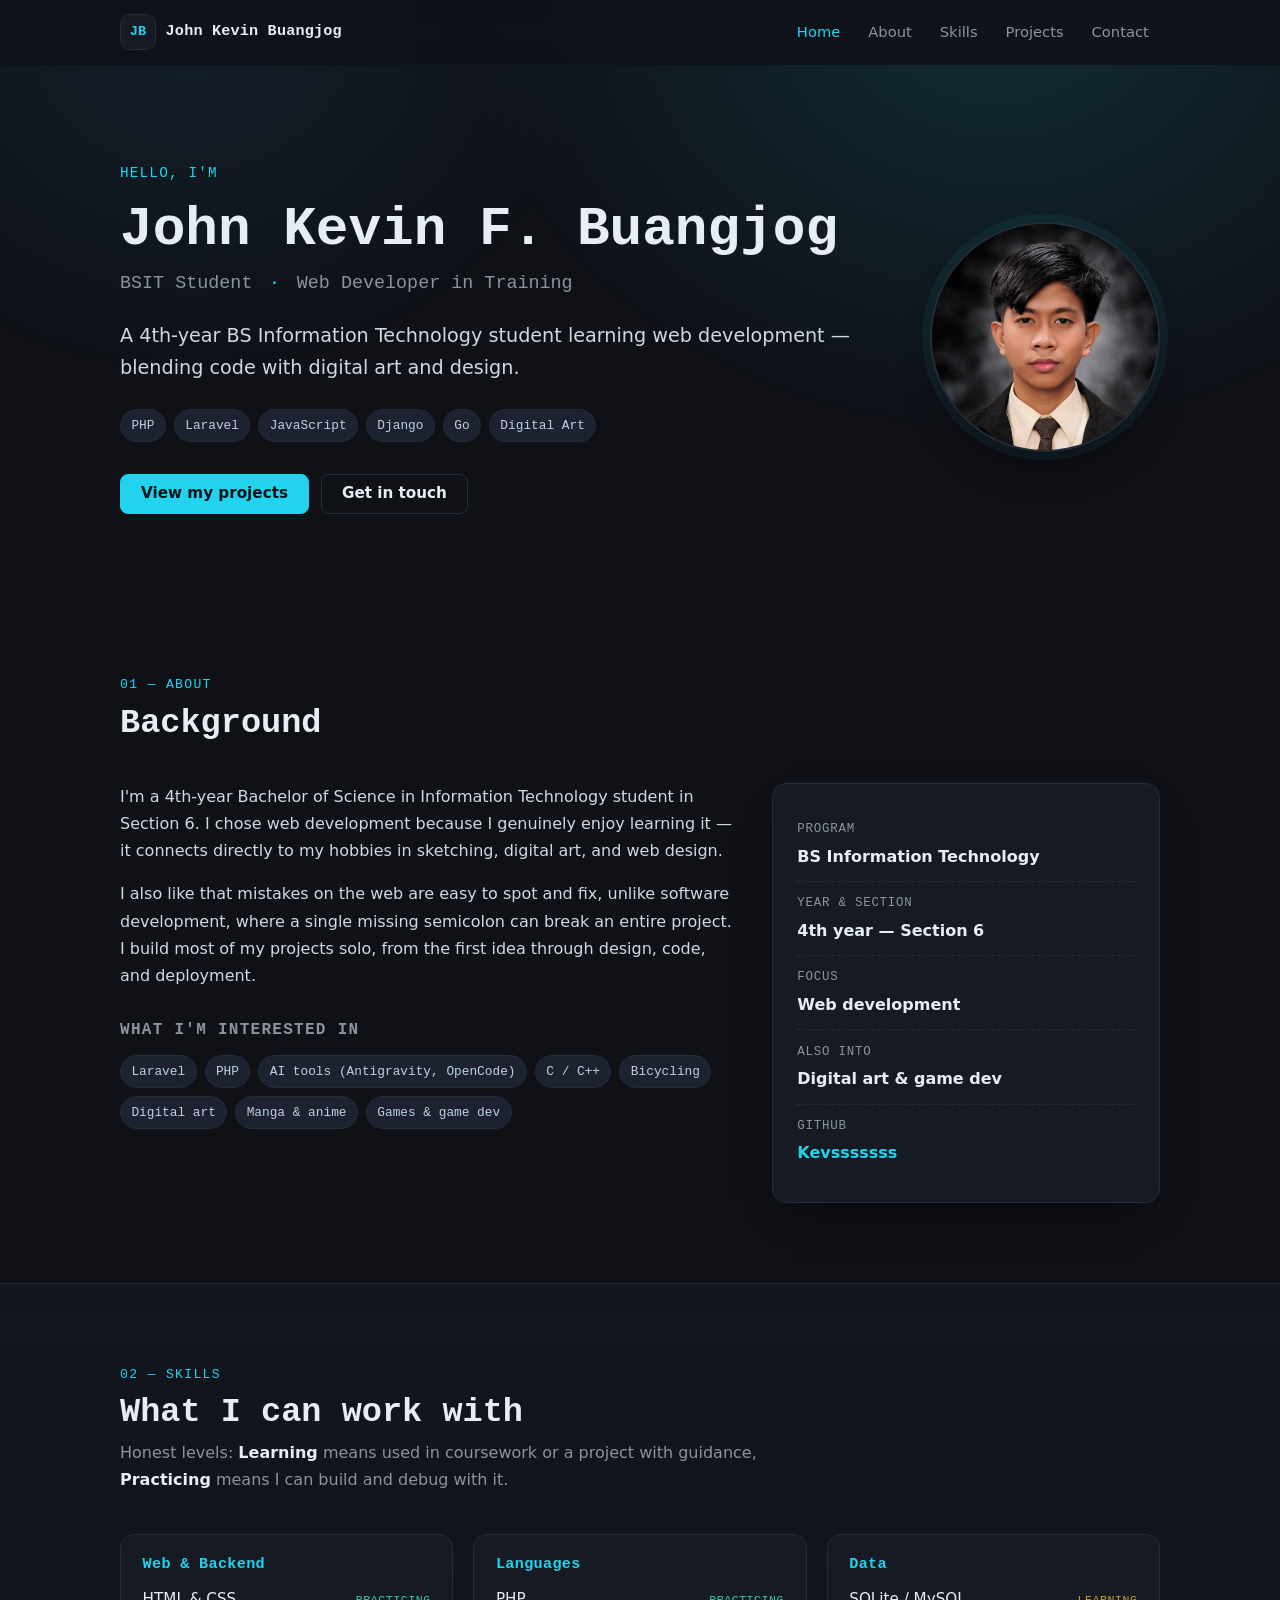
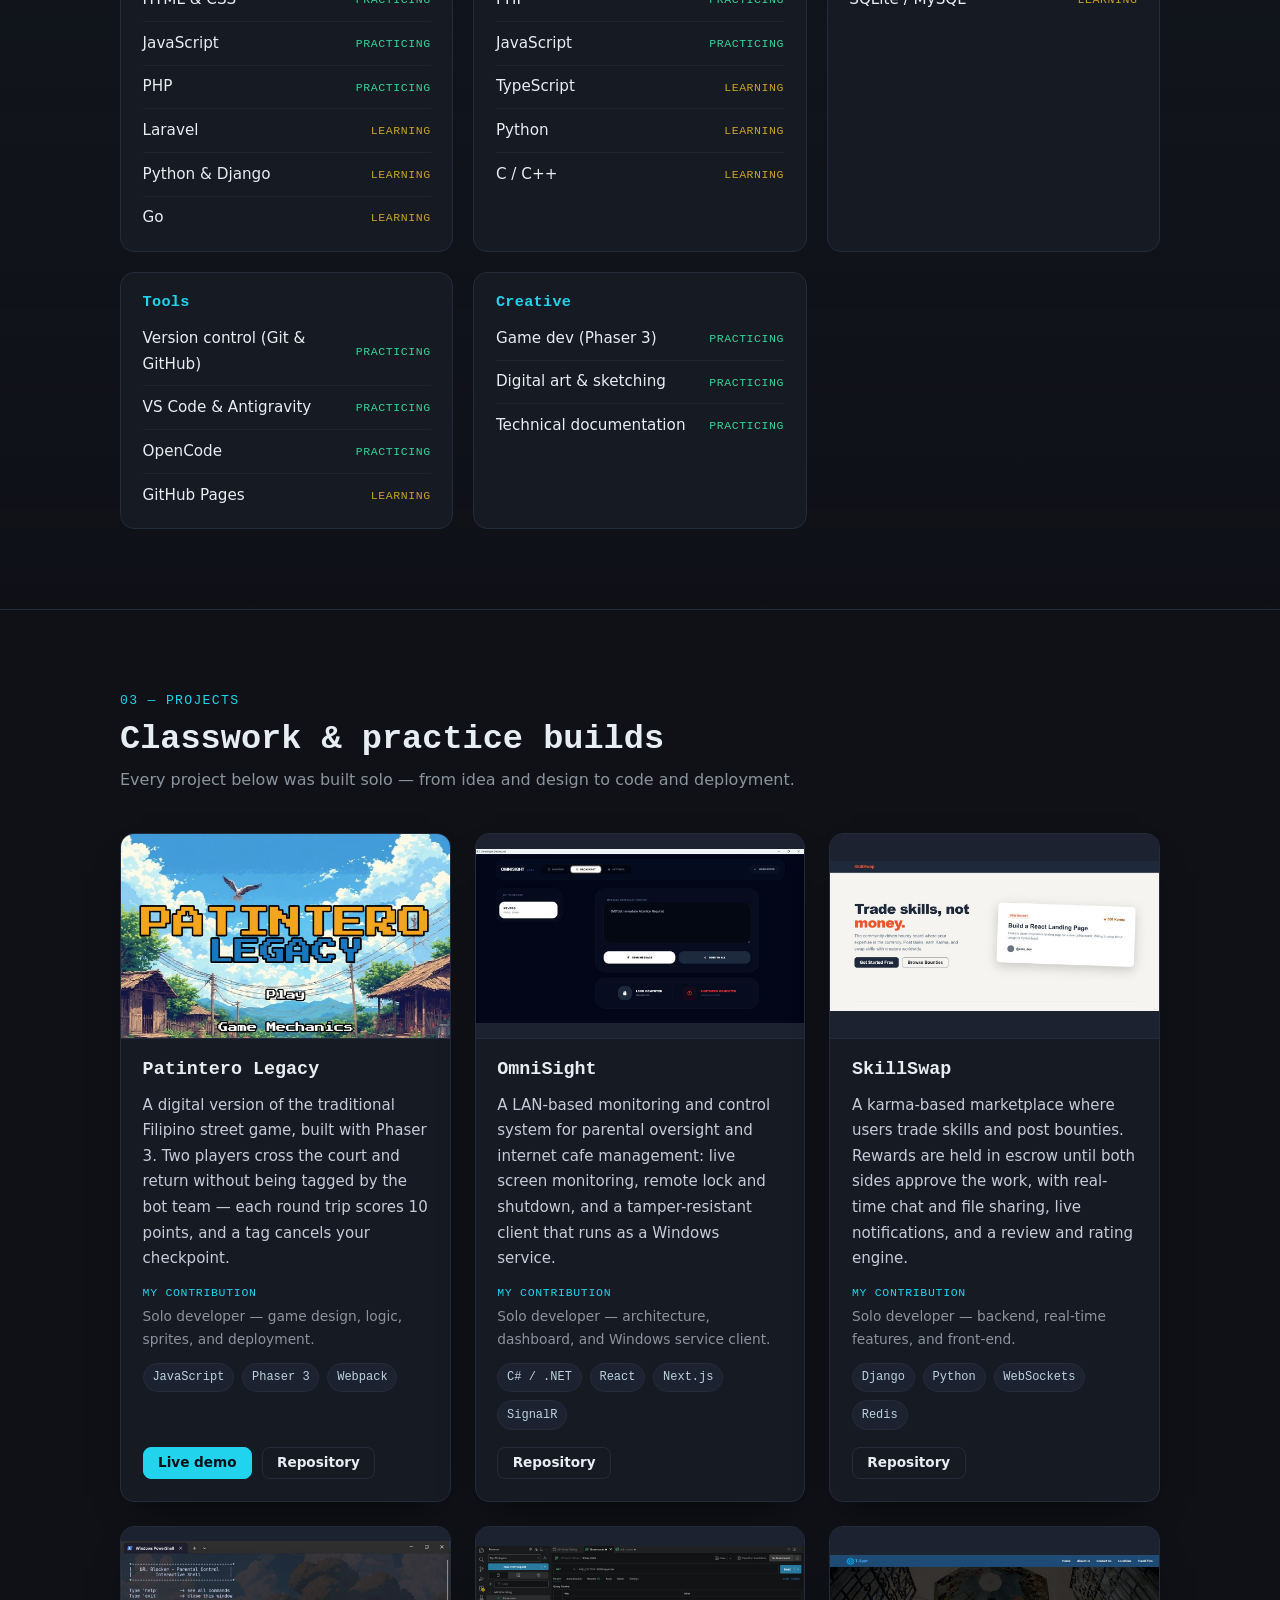
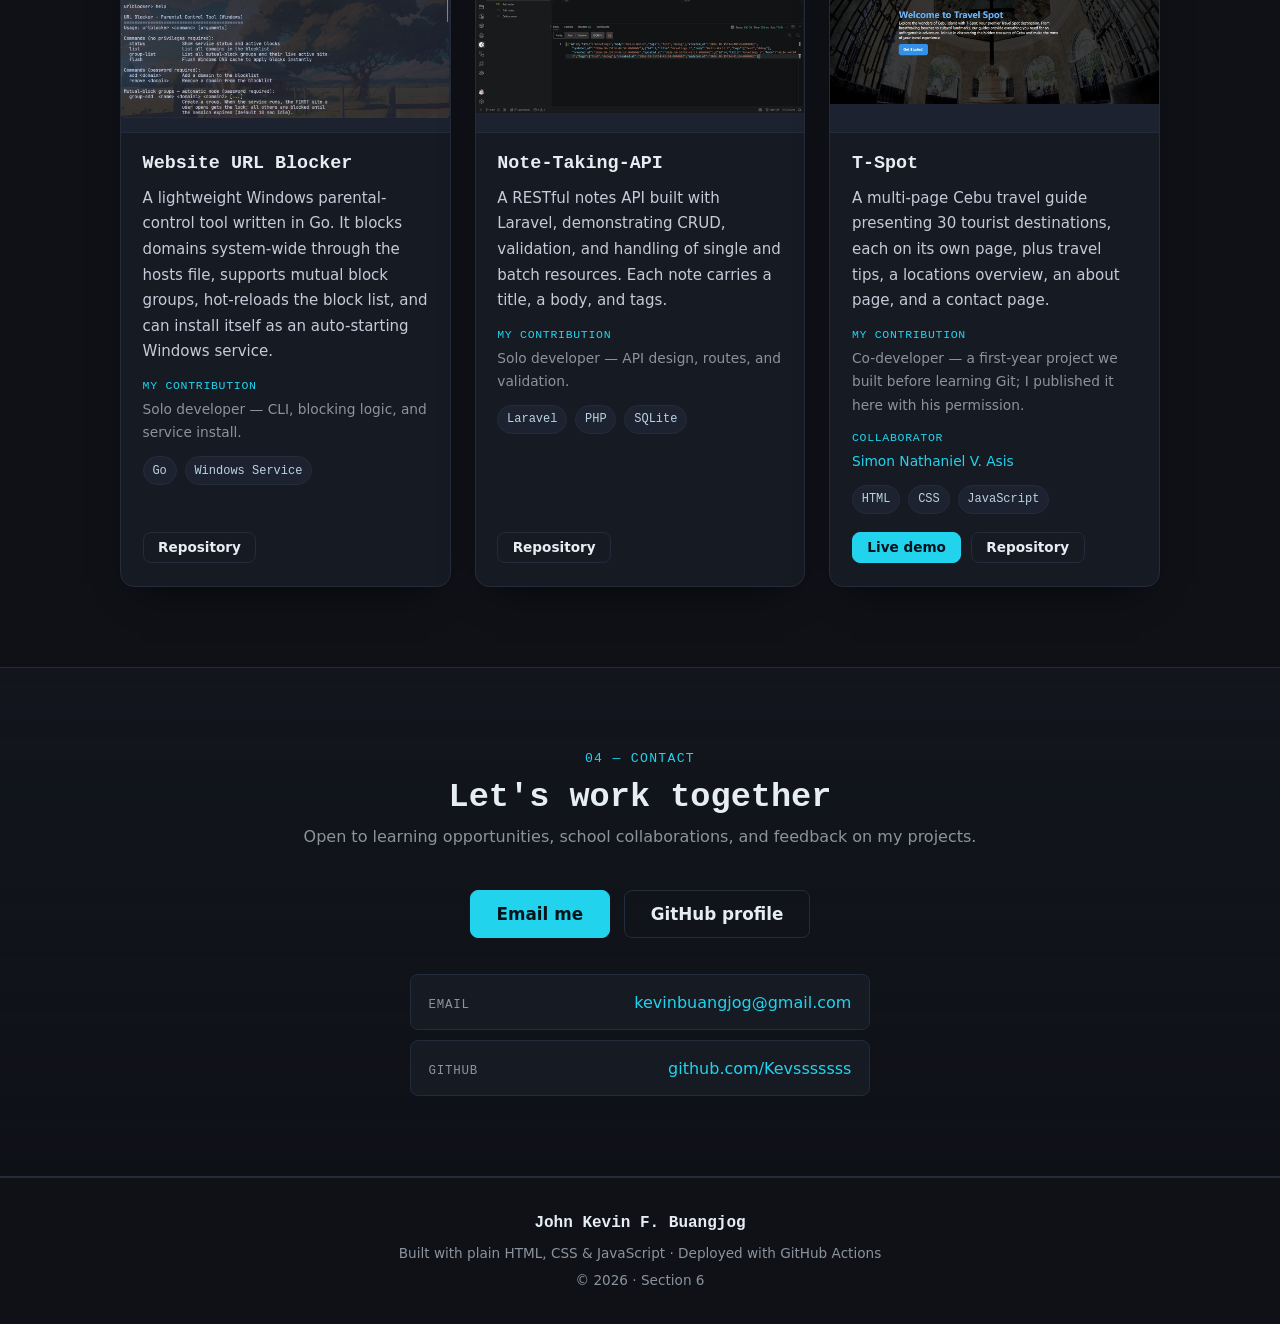
<file: index.html>
<!DOCTYPE html>
<html lang="en">
<head>
<meta charset="utf-8">
<meta name="viewport" content="width=device-width, initial-scale=1">
<title>John Kevin F. Buangjog — BSIT Student &amp; Web Developer in Training</title>
<meta name="description" content="Portfolio of John Kevin F. Buangjog, a 4th-year BS Information Technology student learning web development through projects in PHP, Laravel, Django, Go, and JavaScript.">
<meta name="author" content="John Kevin F. Buangjog">
<meta name="theme-color" content="#0f1117">
<link rel="canonical" href="https://kevsssssss.github.io/portfolio/">
<link rel="icon" href="images/favicon.svg" type="image/svg+xml">

<meta property="og:type" content="website">
<meta property="og:title" content="John Kevin F. Buangjog — Portfolio">
<meta property="og:description" content="A 4th-year BS Information Technology student learning web development — blending code with digital art and design.">
<meta property="og:url" content="https://kevsssssss.github.io/portfolio/">
<meta property="og:image" content="https://kevsssssss.github.io/portfolio/assets/og-image.png">
<meta name="twitter:card" content="summary_large_image">
<meta name="twitter:title" content="John Kevin F. Buangjog — Portfolio">
<meta name="twitter:description" content="A 4th-year BS Information Technology student learning web development.">
<meta name="twitter:image" content="https://kevsssssss.github.io/portfolio/assets/og-image.png">

<link rel="stylesheet" href="style.css">
</head>
<body>
<a class="skip-link" href="#main">Skip to content</a>

<header class="site-header" id="site-header">
  <div class="wrap site-header__inner">
    <a class="brand" href="#home" aria-label="Go to top">
      <span class="brand__mark" aria-hidden="true">JB</span>
      <span class="brand__text">John Kevin&nbsp;Buangjog</span>
    </a>

    <button class="nav-toggle" id="nav-toggle" type="button"
            aria-label="Open navigation menu" aria-controls="primary-nav" aria-expanded="false">
      <span class="nav-toggle__bar" aria-hidden="true"></span>
      <span class="nav-toggle__bar" aria-hidden="true"></span>
      <span class="nav-toggle__bar" aria-hidden="true"></span>
    </button>

    <nav class="site-nav" id="primary-nav" aria-label="Primary">
      <ul class="site-nav__list">
        <li><a class="site-nav__link" href="#home">Home</a></li>
        <li><a class="site-nav__link" href="#about">About</a></li>
        <li><a class="site-nav__link" href="#skills">Skills</a></li>
        <li><a class="site-nav__link" href="#projects">Projects</a></li>
        <li><a class="site-nav__link" href="#contact">Contact</a></li>
      </ul>
    </nav>
  </div>
</header>

<main id="main">

  <!-- ===================== HOME ===================== -->
  <section class="hero section" id="home" aria-labelledby="hero-title">
    <div class="wrap hero__inner">
      <div class="hero__grid">
        <div class="hero__copy">
          <p class="eyebrow">Hello, I'm</p>
          <h1 class="hero__title" id="hero-title">John Kevin F.&nbsp;Buangjog</h1>
          <p class="hero__role">BSIT Student <span class="dot" aria-hidden="true">·</span> Web Developer in Training</p>
          <p class="hero__intro">
            A 4th-year BS Information Technology student learning web development — blending code with
            digital art and design.
          </p>

          <ul class="tag-list hero__tags" aria-label="Areas of interest">
            <li class="tag">PHP</li>
            <li class="tag">Laravel</li>
            <li class="tag">JavaScript</li>
            <li class="tag">Django</li>
            <li class="tag">Go</li>
            <li class="tag">Digital Art</li>
          </ul>

          <div class="hero__actions">
            <a class="btn btn--primary" href="#projects">View my projects</a>
            <a class="btn btn--ghost" href="#contact">Get in touch</a>
          </div>
        </div>

        <div class="hero__media">
          <img class="avatar" src="images/profile.jpg" width="800" height="800"
               loading="eager" alt="Portrait of John Kevin F. Buangjog">
        </div>
      </div>
    </div>
  </section>

  <!-- ===================== ABOUT ===================== -->
  <section class="section" id="about" aria-labelledby="about-title">
    <div class="wrap">
      <header class="section-head">
        <p class="section-head__label">01 — About</p>
        <h2 class="section-head__title" id="about-title">Background</h2>
      </header>

      <div class="about-grid">
        <div class="about-copy">
          <p>
            I'm a 4th-year Bachelor of Science in Information Technology student in Section 6. I chose
            web development because I genuinely enjoy learning it — it connects directly to my hobbies
            in sketching, digital art, and web design.
          </p>
          <p>
            I also like that mistakes on the web are easy to spot and fix, unlike software development,
            where a single missing semicolon can break an entire project. I build most of my projects
            solo, from the first idea through design, code, and deployment.
          </p>

          <h3 class="about-subhead">What I'm interested in</h3>
          <ul class="tag-list" aria-label="Interests">
            <li class="tag">Laravel</li>
            <li class="tag">PHP</li>
            <li class="tag">AI tools (Antigravity, OpenCode)</li>
            <li class="tag">C / C++</li>
            <li class="tag">Bicycling</li>
            <li class="tag">Digital art</li>
            <li class="tag">Manga &amp; anime</li>
            <li class="tag">Games &amp; game dev</li>
          </ul>
        </div>

        <aside class="facts" aria-label="Quick facts">
          <dl class="facts__list">
            <div class="facts__item">
              <dt class="facts__key">Program</dt>
              <dd class="facts__value">BS Information Technology</dd>
            </div>
            <div class="facts__item">
              <dt class="facts__key">Year &amp; section</dt>
              <dd class="facts__value">4th year — Section 6</dd>
            </div>
            <div class="facts__item">
              <dt class="facts__key">Focus</dt>
              <dd class="facts__value">Web development</dd>
            </div>
            <div class="facts__item">
              <dt class="facts__key">Also into</dt>
              <dd class="facts__value">Digital art &amp; game dev</dd>
            </div>
            <div class="facts__item">
              <dt class="facts__key">GitHub</dt>
              <dd class="facts__value"><a class="link" href="https://github.com/Kevsssssss" target="_blank" rel="noopener noreferrer">Kevsssssss</a></dd>
            </div>
          </dl>
        </aside>
      </div>
    </div>
  </section>

  <!-- ===================== SKILLS ===================== -->
  <section class="section section--alt" id="skills" aria-labelledby="skills-title">
    <div class="wrap">
      <header class="section-head">
        <p class="section-head__label">02 — Skills</p>
        <h2 class="section-head__title" id="skills-title">What I can work with</h2>
        <p class="section-head__note">
          Honest levels: <strong>Learning</strong> means used in coursework or a project with guidance,
          <strong>Practicing</strong> means I can build and debug with it.
        </p>
      </header>

      <div class="skills-grid">
        <article class="skill-group">
          <h3 class="skill-group__title">Web &amp; Backend</h3>
          <ul class="skill-list">
            <li class="skill" data-level="2"><span class="skill__name">HTML &amp; CSS</span><span class="skill__level">Practicing</span></li>
            <li class="skill" data-level="2"><span class="skill__name">JavaScript</span><span class="skill__level">Practicing</span></li>
            <li class="skill" data-level="2"><span class="skill__name">PHP</span><span class="skill__level">Practicing</span></li>
            <li class="skill" data-level="1"><span class="skill__name">Laravel</span><span class="skill__level">Learning</span></li>
            <li class="skill" data-level="1"><span class="skill__name">Python &amp; Django</span><span class="skill__level">Learning</span></li>
            <li class="skill" data-level="1"><span class="skill__name">Go</span><span class="skill__level">Learning</span></li>
          </ul>
        </article>

        <article class="skill-group">
          <h3 class="skill-group__title">Languages</h3>
          <ul class="skill-list">
            <li class="skill" data-level="2"><span class="skill__name">PHP</span><span class="skill__level">Practicing</span></li>
            <li class="skill" data-level="2"><span class="skill__name">JavaScript</span><span class="skill__level">Practicing</span></li>
            <li class="skill" data-level="1"><span class="skill__name">TypeScript</span><span class="skill__level">Learning</span></li>
            <li class="skill" data-level="1"><span class="skill__name">Python</span><span class="skill__level">Learning</span></li>
            <li class="skill" data-level="1"><span class="skill__name">C / C++</span><span class="skill__level">Learning</span></li>
          </ul>
        </article>

        <article class="skill-group">
          <h3 class="skill-group__title">Data</h3>
          <ul class="skill-list">
            <li class="skill" data-level="1"><span class="skill__name">SQLite / MySQL</span><span class="skill__level">Learning</span></li>
          </ul>
        </article>

        <article class="skill-group">
          <h3 class="skill-group__title">Tools</h3>
          <ul class="skill-list">
            <li class="skill" data-level="2"><span class="skill__name">Version control (Git &amp; GitHub)</span><span class="skill__level">Practicing</span></li>
            <li class="skill" data-level="2"><span class="skill__name">VS Code &amp; Antigravity</span><span class="skill__level">Practicing</span></li>
            <li class="skill" data-level="2"><span class="skill__name">OpenCode</span><span class="skill__level">Practicing</span></li>
            <li class="skill" data-level="1"><span class="skill__name">GitHub Pages</span><span class="skill__level">Learning</span></li>
          </ul>
        </article>

        <article class="skill-group">
          <h3 class="skill-group__title">Creative</h3>
          <ul class="skill-list">
            <li class="skill" data-level="2"><span class="skill__name">Game dev (Phaser 3)</span><span class="skill__level">Practicing</span></li>
            <li class="skill" data-level="2"><span class="skill__name">Digital art &amp; sketching</span><span class="skill__level">Practicing</span></li>
            <li class="skill" data-level="2"><span class="skill__name">Technical documentation</span><span class="skill__level">Practicing</span></li>
          </ul>
        </article>
      </div>
    </div>
  </section>

  <!-- ===================== PROJECTS ===================== -->
  <section class="section" id="projects" aria-labelledby="projects-title">
    <div class="wrap">
      <header class="section-head">
        <p class="section-head__label">03 — Projects</p>
        <h2 class="section-head__title" id="projects-title">Classwork &amp; practice builds</h2>
        <p class="section-head__note">Every project below was built solo — from idea and design to code and deployment.</p>
      </header>

      <div class="projects-grid">

        <article class="card">
          <div class="card__media">
            <img src="images/projects/patintero.jpg" alt="Gameplay screenshot of Patintero Legacy showing the court and player sprites" loading="lazy" width="1200" height="903">
          </div>
          <div class="card__body">
            <h3 class="card__title">Patintero Legacy</h3>
            <p class="card__text">
              A digital version of the traditional Filipino street game, built with Phaser 3. Two players
              cross the court and return without being tagged by the bot team — each round trip scores 10
              points, and a tag cancels your checkpoint.
            </p>
            <p class="card__meta"><span class="card__meta-key">My contribution</span> Solo developer — game design, logic, sprites, and deployment.</p>
            <ul class="tag-list tag-list--sm" aria-label="Technologies used">
              <li class="tag">JavaScript</li><li class="tag">Phaser 3</li><li class="tag">Webpack</li>
            </ul>
            <div class="card__links">
              <a class="btn btn--sm btn--primary" href="https://kevsssssss.github.io/Patintero-Legacy/" target="_blank" rel="noopener noreferrer">Live demo</a>
              <a class="btn btn--sm btn--ghost" href="https://github.com/Kevsssssss/Patintero-Legacy" target="_blank" rel="noopener noreferrer">Repository</a>
            </div>
          </div>
        </article>

        <article class="card">
          <div class="card__media">
            <img src="images/projects/omnisight.jpg" alt="OmniSight admin dashboard monitoring connected client machines on the local network" loading="lazy" width="1200" height="636">
          </div>
          <div class="card__body">
            <h3 class="card__title">OmniSight</h3>
            <p class="card__text">
              A LAN-based monitoring and control system for parental oversight and internet cafe management:
              live screen monitoring, remote lock and shutdown, and a tamper-resistant client that runs as a
              Windows service.
            </p>
            <p class="card__meta"><span class="card__meta-key">My contribution</span> Solo developer — architecture, dashboard, and Windows service client.</p>
            <ul class="tag-list tag-list--sm" aria-label="Technologies used">
              <li class="tag">C# / .NET</li><li class="tag">React</li><li class="tag">Next.js</li><li class="tag">SignalR</li>
            </ul>
            <div class="card__links">
              <a class="btn btn--sm btn--ghost" href="https://github.com/Kevsssssss/OmniSight" target="_blank" rel="noopener noreferrer">Repository</a>
            </div>
          </div>
        </article>

        <article class="card">
          <div class="card__media">
            <img src="images/projects/skillswap.jpg" alt="SkillSwap dashboard showing the live trading floor of open skill bounties" loading="lazy" width="1200" height="546">
          </div>
          <div class="card__body">
            <h3 class="card__title">SkillSwap</h3>
            <p class="card__text">
              A karma-based marketplace where users trade skills and post bounties. Rewards are held in escrow
              until both sides approve the work, with real-time chat and file sharing, live notifications, and a
              review and rating engine.
            </p>
            <p class="card__meta"><span class="card__meta-key">My contribution</span> Solo developer — backend, real-time features, and front-end.</p>
            <ul class="tag-list tag-list--sm" aria-label="Technologies used">
              <li class="tag">Django</li><li class="tag">Python</li><li class="tag">WebSockets</li><li class="tag">Redis</li>
            </ul>
            <div class="card__links">
              <a class="btn btn--sm btn--ghost" href="https://github.com/Kevsssssss/skillswap_project" target="_blank" rel="noopener noreferrer">Repository</a>
            </div>
          </div>
        </article>

        <article class="card">
          <div class="card__media">
            <img src="images/projects/url-blocker.jpg" alt="Website URL Blocker command shell listing its available commands" loading="lazy" width="1200" height="644">
          </div>
          <div class="card__body">
            <h3 class="card__title">Website URL Blocker</h3>
            <p class="card__text">
              A lightweight Windows parental-control tool written in Go. It blocks domains system-wide through
              the hosts file, supports mutual block groups, hot-reloads the block list, and can install itself
              as an auto-starting Windows service.
            </p>
            <p class="card__meta"><span class="card__meta-key">My contribution</span> Solo developer — CLI, blocking logic, and service install.</p>
            <ul class="tag-list tag-list--sm" aria-label="Technologies used">
              <li class="tag">Go</li><li class="tag">Windows Service</li>
            </ul>
            <div class="card__links">
              <a class="btn btn--sm btn--ghost" href="https://github.com/Kevsssssss/website_url_blocker" target="_blank" rel="noopener noreferrer">Repository</a>
            </div>
          </div>
        </article>

        <article class="card">
          <div class="card__media">
            <img src="images/projects/note-taking-api.jpg" alt="Note-Taking-API returning a JSON list of notes after a GET request to the notes endpoint" loading="lazy" width="1200" height="608">
          </div>
          <div class="card__body">
            <h3 class="card__title">Note-Taking-API</h3>
            <p class="card__text">
              A RESTful notes API built with Laravel, demonstrating CRUD, validation, and handling of single
              and batch resources. Each note carries a title, a body, and tags.
            </p>
            <p class="card__meta"><span class="card__meta-key">My contribution</span> Solo developer — API design, routes, and validation.</p>
            <ul class="tag-list tag-list--sm" aria-label="Technologies used">
              <li class="tag">Laravel</li><li class="tag">PHP</li><li class="tag">SQLite</li>
            </ul>
            <div class="card__links">
              <a class="btn btn--sm btn--ghost" href="https://github.com/Kevsssssss/Note-Taking-API" target="_blank" rel="noopener noreferrer">Repository</a>
            </div>
          </div>
        </article>

        <article class="card">
          <div class="card__media">
            <img src="images/projects/t-spot.jpg" alt="T-Spot homepage presenting featured Cebu tourist destinations" loading="lazy" width="1200" height="543">
          </div>
          <div class="card__body">
            <h3 class="card__title">T-Spot</h3>
            <p class="card__text">
              A multi-page Cebu travel guide presenting 30 tourist destinations, each on its own page, plus
              travel tips, a locations overview, an about page, and a contact page.
            </p>
            <p class="card__meta"><span class="card__meta-key">My contribution</span> Co-developer — a first-year project we built before learning Git; I published it here with his permission.</p>
            <p class="card__meta"><span class="card__meta-key">Collaborator</span> <a class="link" href="https://github.com/fifyreee" target="_blank" rel="noopener noreferrer">Simon Nathaniel V. Asis</a></p>
            <ul class="tag-list tag-list--sm" aria-label="Technologies used">
              <li class="tag">HTML</li><li class="tag">CSS</li><li class="tag">JavaScript</li>
            </ul>
            <div class="card__links">
              <a class="btn btn--sm btn--primary" href="https://kevsssssss.github.io/T-Spot-Update-v1.5.3/" target="_blank" rel="noopener noreferrer">Live demo</a>
              <a class="btn btn--sm btn--ghost" href="https://github.com/Kevsssssss/T-Spot-Update-v1.5.3" target="_blank" rel="noopener noreferrer">Repository</a>
            </div>
          </div>
        </article>

      </div>
    </div>
  </section>

  <!-- ===================== CONTACT ===================== -->
  <section class="section section--alt" id="contact" aria-labelledby="contact-title">
    <div class="wrap contact">
      <header class="section-head section-head--center">
        <p class="section-head__label">04 — Contact</p>
        <h2 class="section-head__title" id="contact-title">Let's work together</h2>
        <p class="section-head__note">
          Open to learning opportunities, school collaborations, and feedback on my projects.
        </p>
      </header>

      <div class="contact__actions">
        <a class="btn btn--primary btn--lg" href="mailto:kevinbuangjog@gmail.com">Email me</a>
        <a class="btn btn--ghost btn--lg" href="https://github.com/Kevsssssss" target="_blank" rel="noopener noreferrer">GitHub profile</a>
      </div>

      <ul class="contact__list">
        <li>
          <span class="contact__key">Email</span>
          <a class="link" href="mailto:kevinbuangjog@gmail.com">kevinbuangjog@gmail.com</a>
        </li>
        <li>
          <span class="contact__key">GitHub</span>
          <a class="link" href="https://github.com/Kevsssssss" target="_blank" rel="noopener noreferrer">github.com/Kevsssssss</a>
        </li>
      </ul>
    </div>
  </section>

</main>

<footer class="site-footer">
  <div class="wrap site-footer__inner">
    <p class="site-footer__name">John Kevin F. Buangjog</p>
    <p class="site-footer__note">Built with plain HTML, CSS &amp; JavaScript · Deployed with GitHub Actions</p>
    <p class="site-footer__copy">&copy; <span id="year">2026</span> · Section 6</p>
  </div>
</footer>

<script src="script.js" defer></script>
</body>
</html>
</file>
<file: style.css>
/* =========================================================================
   Portfolio — John Kevin F. Buangjog
   Design direction A: "Midnight Developer"
   See AGENTS/STYLEGUIDE.md for the design system.
   ========================================================================= */

/* ---------- Tokens ---------- */
:root {
  --bg: #0f1117;
  --surface: #161a23;
  --surface-2: #1c2230;
  --border: #242b3a;
  --accent: #22d3ee;
  --accent-strong: #38bdf8;
  --text: #e6edf3;
  --muted: #8b949e;
  --success: #34d399;

  --mono: ui-monospace, "Cascadia Code", "JetBrains Mono", Consolas, "Courier New", monospace;
  --sans: system-ui, -apple-system, "Segoe UI", Roboto, Helvetica, Arial, sans-serif;

  --radius: 14px;
  --radius-sm: 8px;
  --maxw: 1080px;
  --pad: 1.25rem;
  --section-pad: 5rem;

  --shadow: 0 18px 40px -22px rgba(0, 0, 0, 0.85);
  --ring: 0 0 0 3px rgba(34, 211, 238, 0.45);
}

/* ---------- Reset ---------- */
*, *::before, *::after { box-sizing: border-box; }

html { scroll-behavior: smooth; }

body {
  margin: 0;
  background: var(--bg);
  color: var(--text);
  font-family: var(--sans);
  font-size: 1rem;
  line-height: 1.7;
  -webkit-font-smoothing: antialiased;
  text-rendering: optimizeLegibility;
}

/* Subtle accent glow behind the hero */
body::before {
  content: "";
  position: fixed;
  inset: 0 0 auto 0;
  height: 620px;
  background:
    radial-gradient(60% 100% at 78% 0%, rgba(34, 211, 238, 0.14), transparent 70%),
    radial-gradient(45% 80% at 15% 5%, rgba(56, 189, 248, 0.08), transparent 70%);
  pointer-events: none;
  z-index: 0;
}

img { max-width: 100%; display: block; height: auto; }

h1, h2, h3 { font-family: var(--mono); line-height: 1.2; margin: 0 0 0.5em; }

p { margin: 0 0 1rem; }

a { color: var(--accent); text-decoration: none; }
a:hover { color: var(--accent-strong); }

:focus-visible {
  outline: 2px solid var(--accent);
  outline-offset: 3px;
  border-radius: 4px;
}

.wrap { width: 100%; max-width: var(--maxw); margin-inline: auto; padding-inline: var(--pad); }

.section { position: relative; z-index: 1; padding: var(--section-pad) 0; }
.section--alt { background: linear-gradient(180deg, rgba(22, 26, 35, 0.55), rgba(15, 17, 23, 0)); border-top: 1px solid var(--border); border-bottom: 1px solid var(--border); }

.skip-link {
  position: absolute;
  left: -9999px;
  top: 0;
  background: var(--accent);
  color: #05121a;
  padding: 0.6rem 1rem;
  font-weight: 700;
  z-index: 100;
}
.skip-link:focus { left: 0.5rem; top: 0.5rem; }

/* ---------- Header / nav ---------- */
.site-header {
  position: sticky;
  top: 0;
  z-index: 50;
  background: rgba(15, 17, 23, 0.82);
  backdrop-filter: blur(10px);
  border-bottom: 1px solid transparent;
  transition: border-color 0.25s ease, background 0.25s ease;
}
.site-header.is-scrolled { border-bottom-color: var(--border); background: rgba(15, 17, 23, 0.95); }

.site-header__inner { display: flex; align-items: center; justify-content: space-between; gap: 1rem; min-height: 64px; }

.brand { display: inline-flex; align-items: center; gap: 0.6rem; color: var(--text); font-family: var(--mono); font-weight: 700; letter-spacing: 0.01em; }
.brand:hover { color: var(--text); }
.brand__mark {
  display: grid;
  place-items: center;
  width: 36px; height: 36px;
  border: 1px solid var(--border);
  border-radius: 10px;
  background: var(--surface);
  color: var(--accent);
  font-size: 0.85rem;
}
.brand__text { font-size: 0.95rem; }

.site-nav__list { list-style: none; display: flex; gap: 0.35rem; margin: 0; padding: 0; }
.site-nav__link {
  display: inline-block;
  padding: 0.45rem 0.7rem;
  border-radius: var(--radius-sm);
  color: var(--muted);
  font-size: 0.92rem;
  transition: color 0.2s ease, background 0.2s ease;
}
.site-nav__link:hover { color: var(--text); background: var(--surface-2); }
.site-nav__link.is-active { color: var(--accent); }

.nav-toggle {
  display: none;
  width: 44px; height: 44px;
  border: 1px solid var(--border);
  border-radius: 10px;
  background: var(--surface);
  cursor: pointer;
  padding: 0;
  place-items: center;
  gap: 5px;
}
.nav-toggle__bar { display: block; width: 20px; height: 2px; background: var(--text); border-radius: 2px; transition: transform 0.25s ease, opacity 0.2s ease; }
.nav-toggle[aria-expanded="true"] .nav-toggle__bar:nth-child(1) { transform: translateY(7px) rotate(45deg); }
.nav-toggle[aria-expanded="true"] .nav-toggle__bar:nth-child(2) { opacity: 0; }
.nav-toggle[aria-expanded="true"] .nav-toggle__bar:nth-child(3) { transform: translateY(-7px) rotate(-45deg); }

/* ---------- Buttons ---------- */
.btn {
  display: inline-block;
  padding: 0.7rem 1.25rem;
  border-radius: var(--radius-sm);
  border: 1px solid var(--border);
  font-weight: 600;
  font-size: 0.95rem;
  line-height: 1;
  cursor: pointer;
  transition: transform 0.15s ease, background 0.2s ease, border-color 0.2s ease, color 0.2s ease;
}
.btn:hover { transform: translateY(-1px); }
.btn--primary { background: var(--accent); border-color: var(--accent); color: #05121a; }
.btn--primary:hover { background: var(--accent-strong); border-color: var(--accent-strong); color: #05121a; }
.btn--ghost { background: transparent; color: var(--text); }
.btn--ghost:hover { background: var(--surface-2); border-color: var(--accent); color: var(--text); }
.btn--sm { padding: 0.5rem 0.9rem; font-size: 0.85rem; }
.btn--lg { padding: 0.9rem 1.6rem; font-size: 1.05rem; }

/* ---------- Hero ---------- */
.hero { padding-top: 6rem; padding-bottom: 5rem; }
.hero__inner { max-width: var(--maxw); }
.hero__grid { display: grid; grid-template-columns: minmax(0, 1fr) auto; gap: 3rem; align-items: center; }
.hero__copy { max-width: 760px; }

.hero__media { justify-self: end; }
.avatar {
  width: clamp(150px, 22vw, 230px);
  height: auto;
  aspect-ratio: 1 / 1;
  border-radius: 50%;
  border: 2px solid var(--border);
  background: var(--surface);
  box-shadow: 0 0 0 8px rgba(34, 211, 238, 0.06), 0 22px 45px -24px rgba(0, 0, 0, 0.9);
  object-fit: cover;
}

.eyebrow { font-family: var(--mono); color: var(--accent); font-size: 0.9rem; letter-spacing: 0.08em; text-transform: uppercase; margin-bottom: 0.75rem; }
.hero__title { font-size: clamp(2.1rem, 6vw, 3.4rem); margin-bottom: 0.35rem; }
.hero__role { font-family: var(--mono); color: var(--muted); font-size: clamp(0.95rem, 2.4vw, 1.15rem); margin-bottom: 1.25rem; }
.hero__role .dot { color: var(--accent); margin-inline: 0.35rem; }
.hero__intro { font-size: clamp(1.02rem, 2.6vw, 1.2rem); color: #cfd8e3; max-width: 62ch; margin-bottom: 1.5rem; }
.tag-list.hero__tags { margin-bottom: 2rem; }
.hero__actions { display: flex; flex-wrap: wrap; gap: 0.75rem; }

/* ---------- Tags ---------- */
.tag-list { list-style: none; display: flex; flex-wrap: wrap; gap: 0.5rem; margin: 0; padding: 0; }
.tag {
  font-family: var(--mono);
  font-size: 0.8rem;
  color: #bcd2e0;
  background: var(--surface-2);
  border: 1px solid var(--border);
  padding: 0.3rem 0.65rem;
  border-radius: 999px;
  white-space: nowrap;
}
.tag-list--sm .tag { font-size: 0.75rem; padding: 0.22rem 0.55rem; }

/* ---------- Section headings ---------- */
.section-head { margin-bottom: 2.5rem; max-width: 70ch; }
.section-head--center { margin-inline: auto; text-align: center; }
.section-head__label { font-family: var(--mono); color: var(--accent); font-size: 0.82rem; letter-spacing: 0.1em; text-transform: uppercase; margin-bottom: 0.4rem; }
.section-head__title { font-size: clamp(1.5rem, 4vw, 2.1rem); margin-bottom: 0.4rem; }
.section-head__note { color: var(--muted); margin: 0; }
.section-head__note strong { color: var(--text); }

/* ---------- About ---------- */
.about-grid { display: grid; grid-template-columns: 1.6fr 1fr; gap: 2rem; align-items: start; }
.about-copy p { color: #cfd8e3; }
.about-subhead { font-size: 1rem; color: var(--muted); text-transform: uppercase; letter-spacing: 0.08em; margin-top: 2rem; margin-bottom: 0.9rem; }

.facts { background: var(--surface); border: 1px solid var(--border); border-radius: var(--radius); padding: 1.5rem; box-shadow: var(--shadow); }
.facts__list { margin: 0; }
.facts__item { padding: 0.7rem 0; border-bottom: 1px dashed var(--border); }
.facts__item:last-child { border-bottom: 0; }
.facts__key { font-family: var(--mono); font-size: 0.78rem; text-transform: uppercase; letter-spacing: 0.06em; color: var(--muted); }
.facts__value { margin: 0.15rem 0 0; font-weight: 600; }

/* ---------- Skills ---------- */
.skills-grid { display: grid; grid-template-columns: repeat(auto-fit, minmax(min(280px, 100%), 1fr)); gap: 1.25rem; }
.skill-group { background: var(--surface); border: 1px solid var(--border); border-radius: var(--radius); padding: 1.25rem 1.35rem; }
.skill-group__title { font-size: 0.95rem; color: var(--accent); margin-bottom: 0.9rem; letter-spacing: 0.02em; }
.skill-list { list-style: none; margin: 0; padding: 0; display: grid; gap: 0.55rem; }
.skill { display: flex; align-items: center; justify-content: space-between; gap: 0.75rem; padding-bottom: 0.5rem; border-bottom: 1px solid rgba(36, 43, 58, 0.6); }
.skill:last-child { border-bottom: 0; padding-bottom: 0; }
.skill__name { font-size: 0.95rem; }
.skill__level { font-family: var(--mono); font-size: 0.72rem; color: var(--muted); text-transform: uppercase; letter-spacing: 0.05em; }
.skill[data-level="1"] .skill__level { color: #c9a227; }
.skill[data-level="2"] .skill__level { color: var(--success); }

/* ---------- Projects ---------- */
.projects-grid { display: grid; grid-template-columns: repeat(auto-fit, minmax(min(320px, 100%), 1fr)); gap: 1.5rem; }
.card {
  display: flex;
  flex-direction: column;
  background: var(--surface);
  border: 1px solid var(--border);
  border-radius: var(--radius);
  overflow: hidden;
  box-shadow: var(--shadow);
  transition: transform 0.2s ease, border-color 0.2s ease;
}
.card:hover { transform: translateY(-4px); border-color: rgba(34, 211, 238, 0.5); }
.card__media { aspect-ratio: 16 / 10; background: var(--surface-2); border-bottom: 1px solid var(--border); overflow: hidden; display: grid; place-items: center; }
.card__media img { width: 100%; height: 100%; object-fit: contain; }
.card__body { display: flex; flex-direction: column; gap: 0.7rem; padding: 1.25rem 1.35rem 1.4rem; flex: 1 1 auto; }
.card__title { font-size: 1.15rem; margin: 0; }
.card__text { color: #c3ccd8; font-size: 0.94rem; margin: 0; }
.card__meta { font-size: 0.86rem; color: var(--muted); margin: 0; }
.card__meta-key { display: block; font-family: var(--mono); font-size: 0.72rem; text-transform: uppercase; letter-spacing: 0.06em; color: var(--accent); margin-bottom: 0.15rem; }
.card__links { display: flex; flex-wrap: wrap; gap: 0.6rem; margin-top: auto; padding-top: 0.4rem; }

/* ---------- Contact ---------- */
.contact__actions { display: flex; flex-wrap: wrap; gap: 0.9rem; justify-content: center; margin-bottom: 2.25rem; }
.contact__list { list-style: none; margin: 0 auto; padding: 0; max-width: 460px; display: grid; gap: 0.6rem; }
.contact__list li { display: flex; align-items: baseline; justify-content: space-between; gap: 1rem; background: var(--surface); border: 1px solid var(--border); border-radius: var(--radius-sm); padding: 0.85rem 1.1rem; }
.contact__key { font-family: var(--mono); font-size: 0.78rem; text-transform: uppercase; letter-spacing: 0.06em; color: var(--muted); }
.link { word-break: break-word; }

/* ---------- Footer ---------- */
.site-footer { border-top: 1px solid var(--border); padding: 2rem 0; position: relative; z-index: 1; }
.site-footer__inner { display: grid; gap: 0.25rem; text-align: center; }
.site-footer__name { font-family: var(--mono); font-weight: 700; margin: 0; }
.site-footer__note, .site-footer__copy { color: var(--muted); font-size: 0.85rem; margin: 0; }

/* ---------- Utilities ---------- */
.narrow { max-width: 640px; }
.top-pad { padding-top: 3rem; }
.error-title { font-size: clamp(1.8rem, 6vw, 2.6rem); }
.muted-text { color: var(--muted); }

/* ---------- Motion preferences ---------- */
@media (prefers-reduced-motion: reduce) {
  html { scroll-behavior: auto; }
  *, *::before, *::after { animation-duration: 0.001ms !important; transition-duration: 0.001ms !important; }
  .card:hover, .btn:hover { transform: none; }
}

/* ---------- Responsive ---------- */
@media (max-width: 900px) {
  .about-grid { grid-template-columns: 1fr; }
}

@media (max-width: 768px) {
  :root { --section-pad: 3.5rem; }

  .nav-toggle { display: grid; }

  .site-nav {
    position: absolute;
    left: 0; right: 0;
    top: 100%;
    background: rgba(15, 17, 23, 0.98);
    border-bottom: 1px solid var(--border);
    display: none;
    padding: 0.5rem var(--pad) 1rem;
  }
  .site-nav.is-open { display: block; }
  .site-nav__list { flex-direction: column; gap: 0.15rem; }
  .site-nav__link { display: block; padding: 0.75rem 0.6rem; font-size: 1rem; }

  .hero { padding-top: 3.5rem; }
  .hero__grid { grid-template-columns: 1fr; gap: 2rem; }
  .hero__media { order: -1; justify-self: start; }
  .avatar { width: clamp(130px, 38vw, 170px); }
  .hero__actions .btn { flex: 1 1 auto; text-align: center; }
}

@media (max-width: 420px) {
  .brand__text { display: none; }
  .contact__list li { flex-direction: column; align-items: flex-start; gap: 0.25rem; }
}

/* ---------- Print ---------- */
@media print {
  .site-header, .nav-toggle, .hero__actions, .card__links { display: none; }
  body { background: #fff; color: #000; }
  body::before { display: none; }
}
</file>
